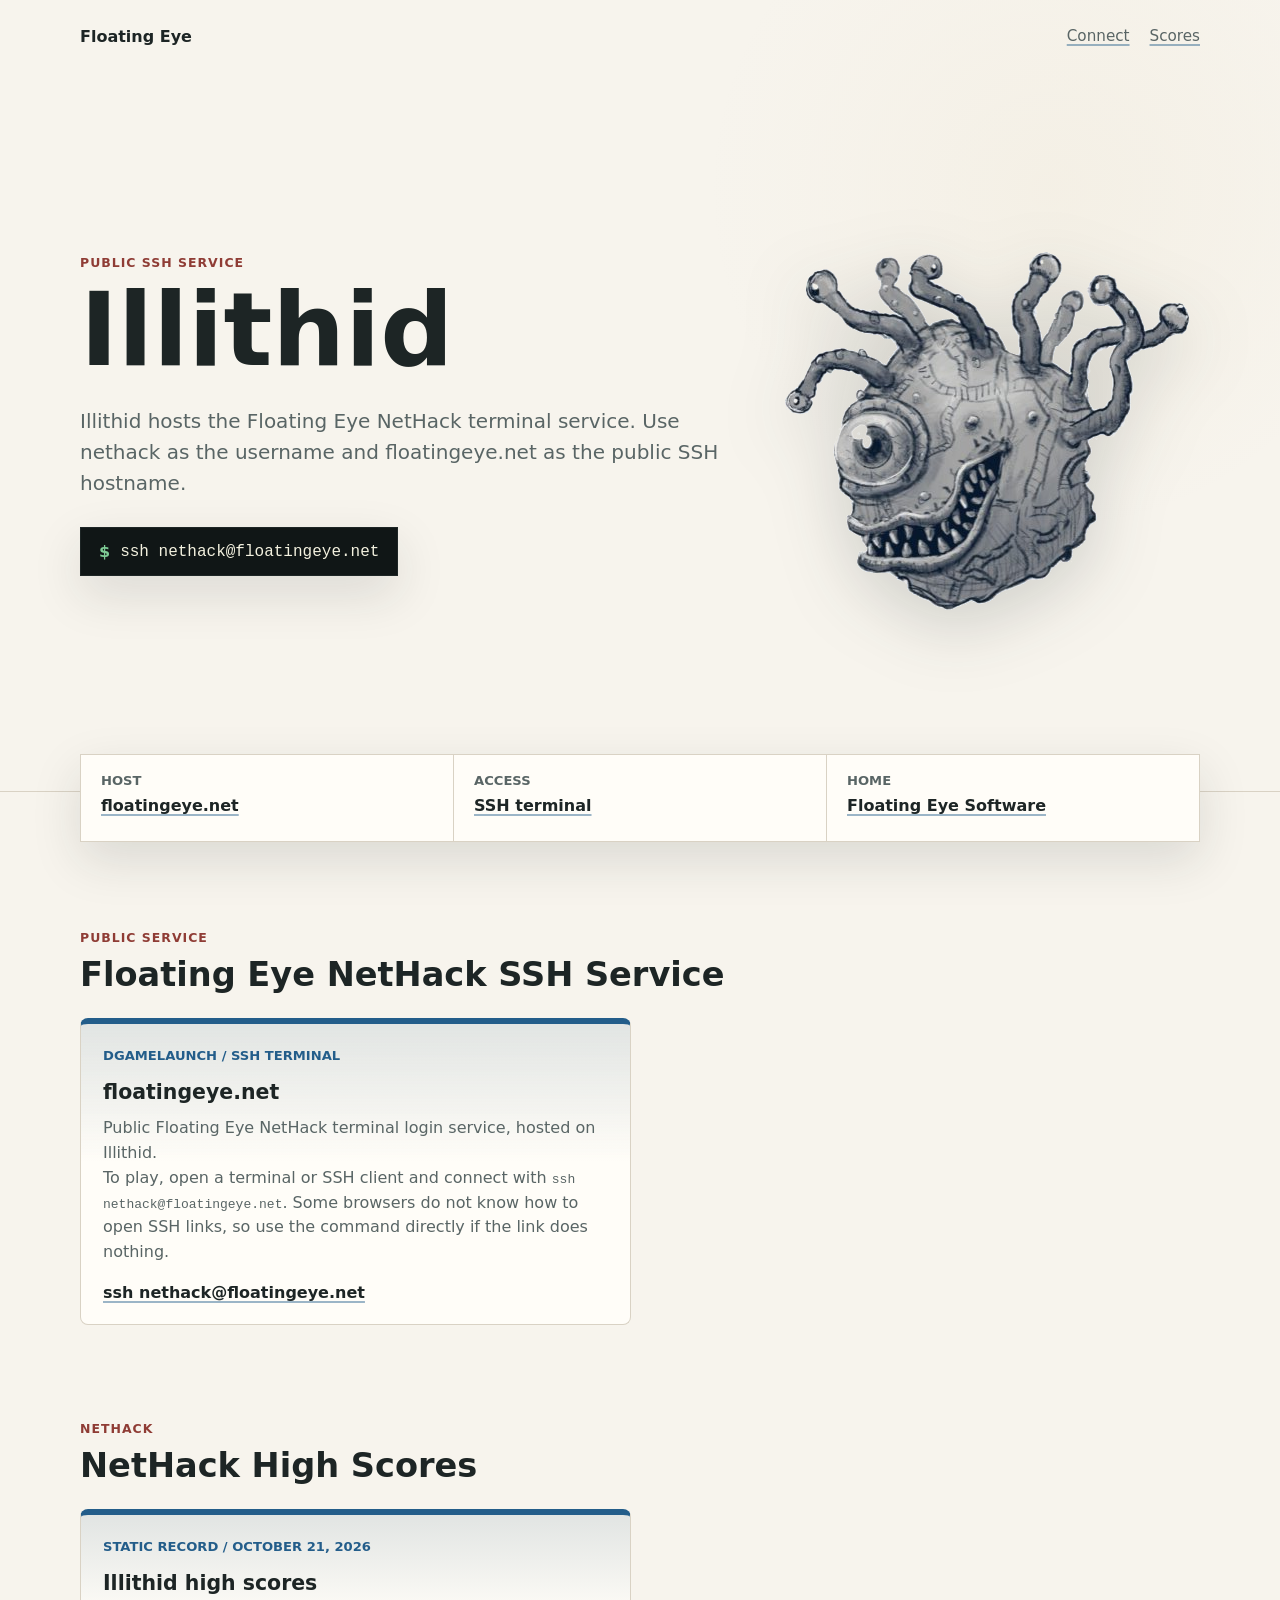
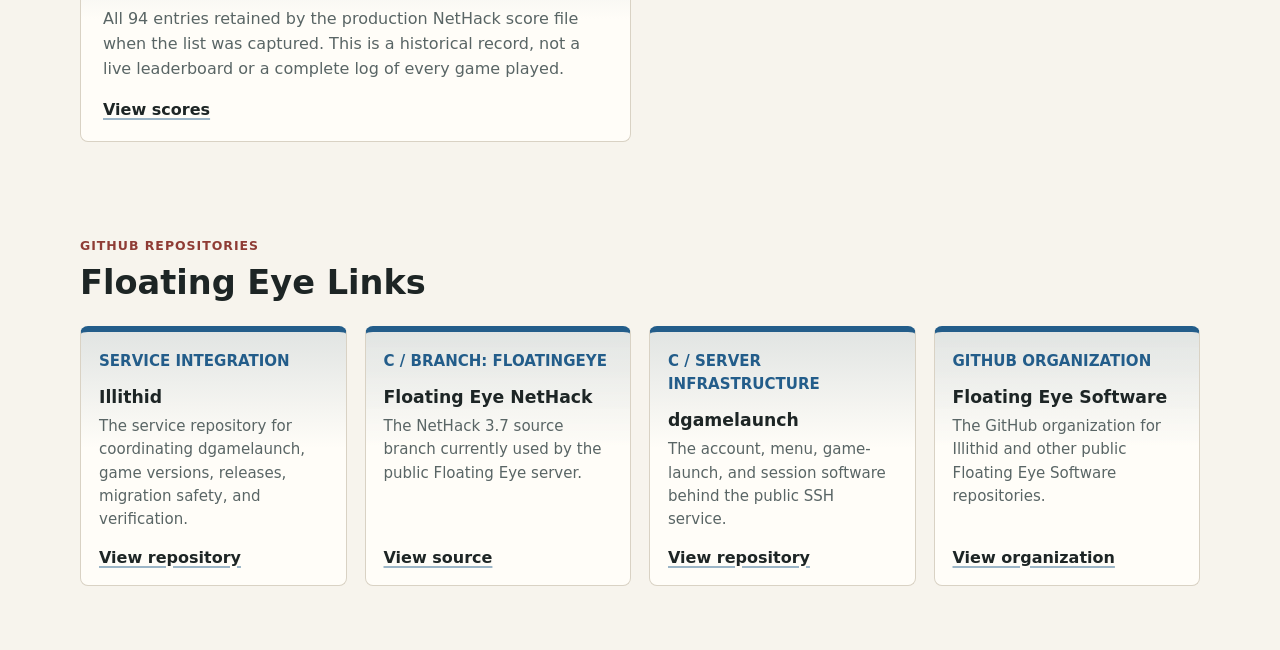
<file: site/illithid.floatingeye.net/index.html>
<!DOCTYPE html>

<html lang="en">
<head>
<meta charset="utf-8"/>
<meta content="width=device-width, initial-scale=1" name="viewport"/>
<title>Illithid | Floating Eye Software</title>
<meta content="Illithid is the public SSH service host for Floating Eye NetHack." name="description"/>
<link href="https://illithid.floatingeye.net/" rel="canonical"/>
<link href="styles.css" rel="stylesheet"/>
</head>
<body>
<header class="masthead">
<nav aria-label="Primary" class="topbar">
<a class="brand" href="https://www.floatingeye.net/">Floating Eye</a>
<div class="navlinks">
<a href="#server">Connect</a>
<a href="scores.html">Scores</a>
</div>
</nav>
<section aria-labelledby="page-title" class="hero">
<div class="hero-copy">
<p class="eyebrow">Public SSH service</p>
<h1 id="page-title">Illithid</h1>
<p class="lede">
            Illithid hosts the Floating Eye NetHack terminal service. Use
            nethack as the username and floatingeye.net as the public SSH hostname.
          </p>
<div aria-label="SSH command" class="terminal-line">
<span>$</span>
<code>ssh nethack@floatingeye.net</code>
</div>
</div>
<img alt="Floating eye" class="hero-image" height="425" src="assets/floatingeye.png" width="425"/>
</section>
</header>
<main>
<section aria-label="Service details" class="status-band">
<div>
<span class="label">Host</span>
<strong><a href="#server">floatingeye.net</a></strong>
</div>
<div>
<span class="label">Access</span>
<strong><a href="#server">SSH terminal</a></strong>
</div>
<div>
<span class="label">Home</span>
<strong><a href="https://www.floatingeye.net/">Floating Eye Software</a></strong>
</div>
</section>
<section aria-labelledby="server-title" class="content-section" id="server">
<div class="section-heading">
<p class="eyebrow">Public service</p>
<h2 id="server-title">Floating Eye NetHack SSH Service</h2>
</div>
<div class="project-grid">
<article class="project-card project-card-primary category-nethack">
<div>
<p class="repo-meta">dgamelaunch / SSH terminal</p>
<h3>floatingeye.net</h3>
<p>
                Public Floating Eye NetHack terminal login service, hosted on
                Illithid.
              </p>
<p>
                To play, open a terminal or SSH client and connect with
                <code>ssh nethack@floatingeye.net</code>. Some browsers do not
                know how to open SSH links, so use the command directly if the
                link does nothing.
              </p>
</div>
<div class="link-row">
<a href="ssh://nethack@floatingeye.net">ssh nethack@floatingeye.net</a>
</div>
</article>
</div>
</section>
<section aria-labelledby="scores-title" class="content-section" id="scores">
<div class="section-heading">
<p class="eyebrow">NetHack</p>
<h2 id="scores-title">NetHack High Scores</h2>
</div>
<div class="project-grid">
<article class="project-card project-card-primary category-nethack">
<div>
<p class="repo-meta">Static record / October 21, 2026</p>
<h3>Illithid high scores</h3>
<p>
                All 94 entries retained by the production NetHack score file
                when the list was captured. This is a historical record,
                not a live leaderboard or a complete log of every game played.
              </p>
</div>
<a href="scores.html">View scores</a>
</article>
</div>
</section>
<section aria-labelledby="links-title" class="content-section">
<div class="section-heading">
<p class="eyebrow">GitHub repositories</p>
<h2 id="links-title">Floating Eye Links</h2>
</div>
<div class="project-grid small-card-grid">
<article class="project-card category-nethack small-card project-card-primary">
<div>
<p class="repo-meta">Service integration</p>
<h3>Illithid</h3>
<p>The service repository for coordinating dgamelaunch, game versions, releases, migration safety, and verification.</p>
</div>
<a href="https://github.com/Floating-Eye-Software/illithid">View repository</a>
</article>
<article class="project-card category-nethack small-card">
<div>
<p class="repo-meta">C / branch: floatingeye</p>
<h3>Floating Eye NetHack</h3>
<p>The NetHack 3.7 source branch currently used by the public Floating Eye server.</p>
</div>
<a href="https://github.com/mlehotay/NetHack">View source</a>
</article>
<article class="project-card small-card category-nethack">
<div>
<p class="repo-meta">C / server infrastructure</p>
<h3>dgamelaunch</h3>
<p>The account, menu, game-launch, and session software behind the public SSH service.</p>
</div>
<a href="https://github.com/mlehotay/dgamelaunch">View repository</a>
</article>
<article class="project-card category-nethack small-card">
<div>
<p class="repo-meta">GitHub organization</p>
<h3>Floating Eye Software</h3>
<p>The GitHub organization for Illithid and other public Floating Eye Software repositories.</p>
</div>
<a href="https://github.com/Floating-Eye-Software/">View organization</a>
</article>

</div>
</section>
</main>
</body>
</html>
</file>
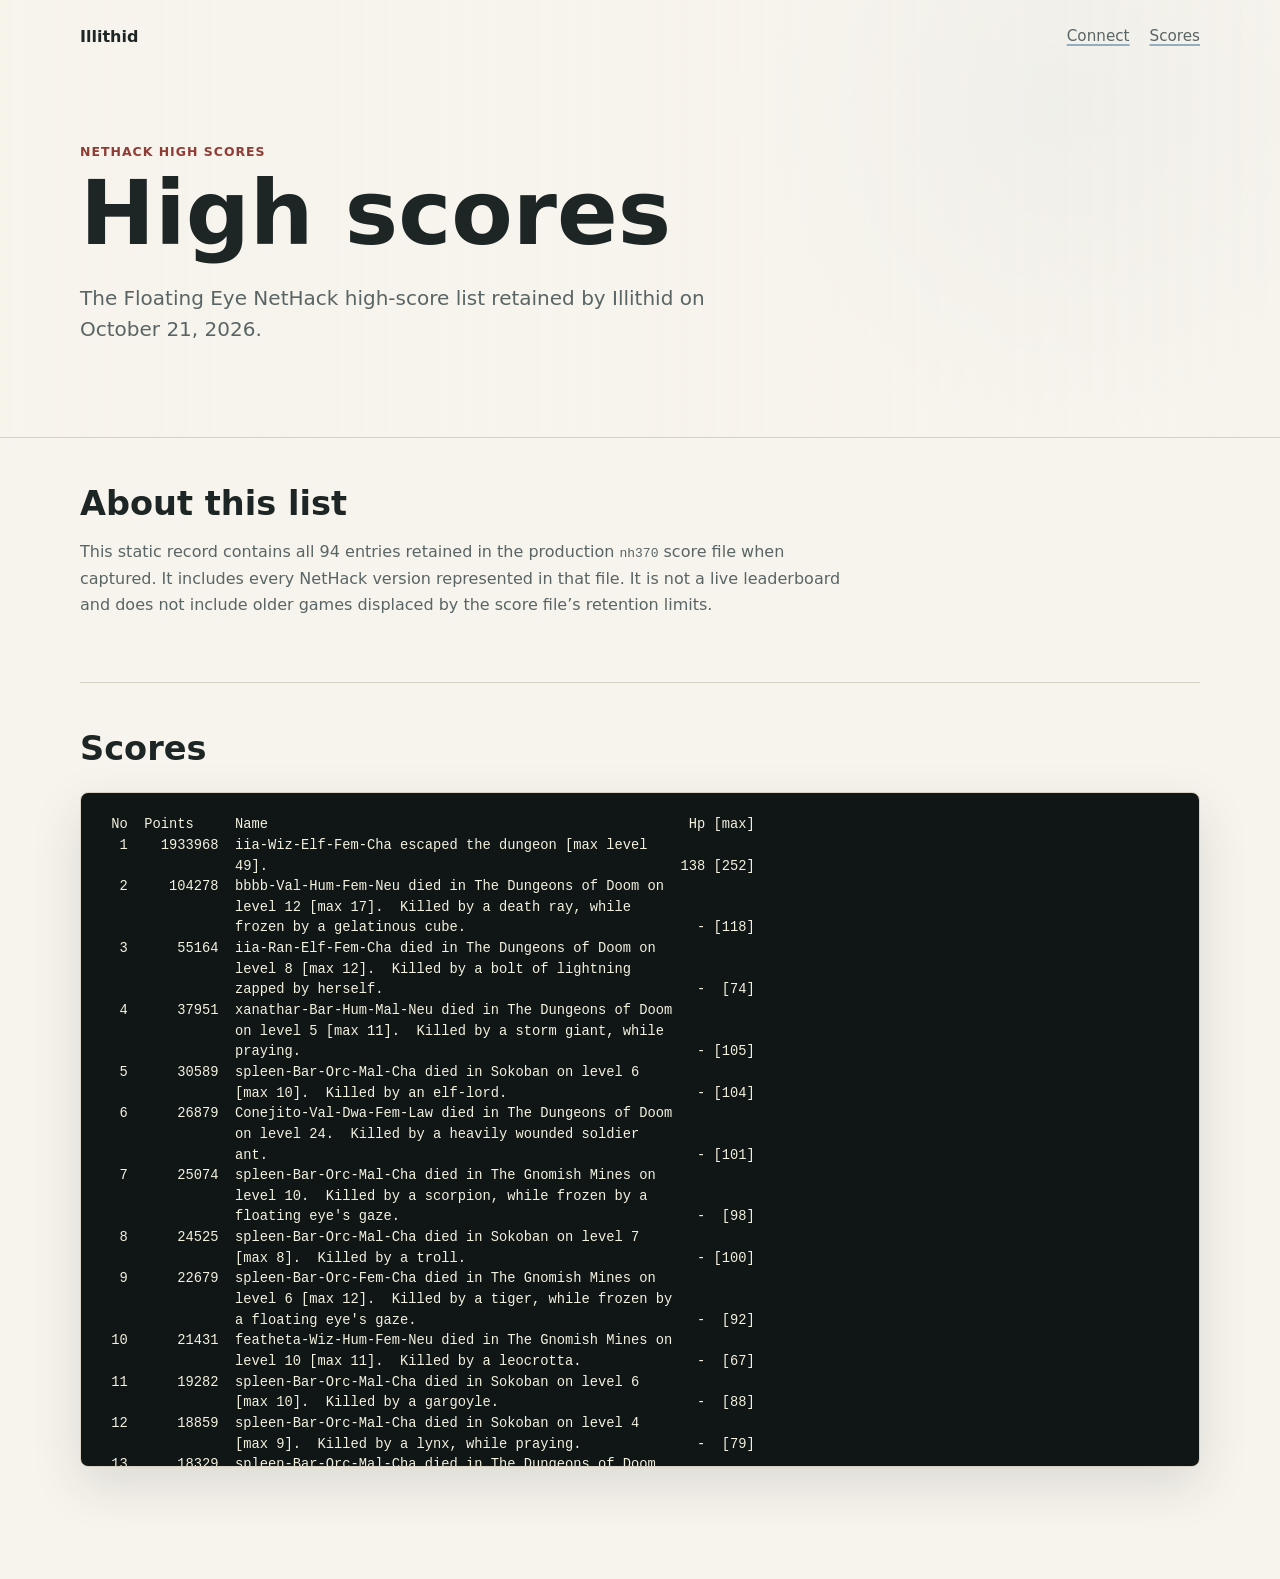
<file: site/illithid.floatingeye.net/scores.html>
<!DOCTYPE html>
<html lang="en">
<head>
<meta charset="utf-8"/>
<meta content="width=device-width, initial-scale=1" name="viewport"/>
<title>Illithid NetHack High Scores</title>
<meta content="The retained Floating Eye NetHack high-score list on Illithid, captured October 21, 2026." name="description"/>
<link href="https://illithid.floatingeye.net/scores.html" rel="canonical"/>
<link href="styles.css" rel="stylesheet"/>
</head>
<body>
<header class="score-header">
<nav aria-label="Primary" class="topbar">
<a class="brand" href="./">Illithid</a>
<div class="navlinks">
<a href="./#server">Connect</a>
<a aria-current="page" href="scores.html">Scores</a>
</div>
</nav>
<div class="score-intro">
<p class="eyebrow">NetHack high scores</p>
<h1>High scores</h1>
<p class="lede">The Floating Eye NetHack high-score list retained by Illithid on October 21, 2026.</p>
</div>
</header>
<main>
<section class="snapshot-note" aria-labelledby="score-note-title">
<h2 id="score-note-title">About this list</h2>
<p>This static record contains all 94 entries retained in the production <code>nh370</code> score file when captured. It includes every NetHack version represented in that file. It is not a live leaderboard and does not include older games displaced by the score file’s retention limits.</p>
</section>
<section class="score-list" aria-labelledby="score-list-title">
<h2 id="score-list-title">Scores</h2>
<pre>
 No  Points     Name                                                   Hp [max]
  1    1933968  iia-Wiz-Elf-Fem-Cha escaped the dungeon [max level
                49].                                                  138 [252]
  2     104278  bbbb-Val-Hum-Fem-Neu died in The Dungeons of Doom on
                level 12 [max 17].  Killed by a death ray, while
                frozen by a gelatinous cube.                            - [118]
  3      55164  iia-Ran-Elf-Fem-Cha died in The Dungeons of Doom on
                level 8 [max 12].  Killed by a bolt of lightning
                zapped by herself.                                      -  [74]
  4      37951  xanathar-Bar-Hum-Mal-Neu died in The Dungeons of Doom
                on level 5 [max 11].  Killed by a storm giant, while
                praying.                                                - [105]
  5      30589  spleen-Bar-Orc-Mal-Cha died in Sokoban on level 6
                [max 10].  Killed by an elf-lord.                       - [104]
  6      26879  Conejito-Val-Dwa-Fem-Law died in The Dungeons of Doom
                on level 24.  Killed by a heavily wounded soldier
                ant.                                                    - [101]
  7      25074  spleen-Bar-Orc-Mal-Cha died in The Gnomish Mines on
                level 10.  Killed by a scorpion, while frozen by a
                floating eye's gaze.                                    -  [98]
  8      24525  spleen-Bar-Orc-Mal-Cha died in Sokoban on level 7
                [max 8].  Killed by a troll.                            - [100]
  9      22679  spleen-Bar-Orc-Fem-Cha died in The Gnomish Mines on
                level 6 [max 12].  Killed by a tiger, while frozen by
                a floating eye's gaze.                                  -  [92]
 10      21431  featheta-Wiz-Hum-Fem-Neu died in The Gnomish Mines on
                level 10 [max 11].  Killed by a leocrotta.              -  [67]
 11      19282  spleen-Bar-Orc-Mal-Cha died in Sokoban on level 6
                [max 10].  Killed by a gargoyle.                        -  [88]
 12      18859  spleen-Bar-Orc-Mal-Cha died in Sokoban on level 4
                [max 9].  Killed by a lynx, while praying.              -  [79]
 13      18329  spleen-Bar-Orc-Mal-Cha died in The Dungeons of Doom
                on level 6 [max 9].  Killed by a spotted jelly.         -  [84]
 14      13980  spleen-Bar-Orc-Fem-Cha died in Sokoban on level 6
                [max 11].  Killed by a wounded giant zombie.            -  [89]
 15      13923  spleen-Bar-Orc-Mal-Cha died in Sokoban on level 4
                [max 8].  Killed by a wand.                             - [101]
 16      13870  xanathar-Wiz-Elf-Mal-Cha died in The Dungeons of Doom
                on level 9 [max 10].  Killed by a troll, while
                praying.                                                -  [55]
 17      12658  spleen-Bar-Orc-Fem-Cha died in The Dungeons of Doom
                on level 7 [max 8].  Killed by a gray unicorn.          -  [68]
 18       8013  featheta-Wiz-Hum-Fem-Neu died in The Gnomish Mines on
                level 9 [max 10].  Killed by a giant beetle, while
                frozen by a floating eye's gaze.                        -  [66]
 19       6985  xanathar-Wiz-Elf-Mal-Cha died in The Gnomish Mines on
                level 8 [max 11].  Killed by an ettin mummy, while
                moving through the air.                                 -  [55]
 20       6982  xanathar-Wiz-Elf-Mal-Cha died in The Gnomish Mines on
                level 8.  Killed by an ochre jelly.                     -  [61]
 21       6877  xanathar-Wiz-Elf-Mal-Cha died in Sokoban on level 3
                [max 8].  Killed by a rope golem.                       -  [47]
 22       6614  bbbb-Bar-Hum-Mal-Cha died in The Dungeons of Doom on
                level 7.  Killed by Yeenoghu.                           -  [91]
 23       5508  featheta-Rog-Hum-Fem-Cha died in The Dungeons of Doom
                on level 7.  Killed by a panther, while fainted from
                lack of food.                                           -  [58]
 24       5355  xanathar-Kni-Hum-Mal-Law died in The Gnomish Mines on
                level 11.  Killed by a chameleon imitating a
                salamander.                                             -  [67]
 25       5348  xanathar-Kni-Hum-Mal-Law turned to stone in The
                Gnomish Mines on level 9.  Petrified by a cockatrice.   -  [53]
 26       4870  featheta-Wiz-Hum-Fem-Neu died in The Gnomish Mines on
                level 5 [max 8].  Killed by a giant ant, while
                fainted from lack of food.                              -  [56]
 27       4828  Menche-Bar-Orc-Mal-Cha turned to stone in Sokoban on
                level 8 [max 9].  Petrified by a cockatrice corpse.     -  [79]
 28       4508  featheta-Wiz-Gno-Fem-Neu died in The Dungeons of Doom
                on level 8.  Killed by a panther.                       -  [54]
 29       4304  featheta-Rog-Hum-Fem-Cha died in The Dungeons of Doom
                on level 3 [max 6].  Killed by a large kobold, while
                frozen by a floating eye's gaze.                        -  [53]
 30       4259  featheta-Rog-Hum-Mal-Law died in The Dungeons of Doom
                on level 7 [max 8].  Killed by a rothe, while fainted
                from lack of food.                                      -  [66]
 31       3615  featheta-Wiz-Hum-Fem-Neu died in The Dungeons of Doom
                on level 7 [max 8].  Killed by a yeti.                  -  [55]
 32       3310  featheta-Rog-Hum-Fem-Cha died in The Dungeons of Doom
                on level 6 [max 8].  Killed by a soldier ant.           -  [57]
 33       3187  bbbb-Bar-Hum-Mal-Cha died in The Dungeons of Doom on
                level 4.  Killed by a giant bat.                        -  [65]
 34       2942  geegz-Sam-Hum-Mal-Law died in The Gnomish Mines on
                level 9.  Killed by a wounded lynx.                     -  [60]
 35       2942  iia-Tou-Hum-Fem-Neu died in Sokoban on level 5
                [max 8].  Killed by a soldier ant.                      -  [45]
 36       2924  featheta-Wiz-Hum-Fem-Neu died in The Gnomish Mines on
                level 7.  Killed by a dwarf.                            -  [44]
 37       2910  featheta-Rog-Hum-Fem-Cha died in The Dungeons of Doom
                on level 6 [max 7].  Killed by an iron piercer.         -  [45]
 38       2855  bbbb-Bar-Hum-Mal-Cha died in The Dungeons of Doom on
                level 7.  Killed by Yeenoghu.                           -  [70]
 39       2839  featheta-Wiz-Hum-Fem-Neu died in The Dungeons of Doom
                on level 6 [max 7].  Killed by a jackal, while frozen
                by a floating eye's gaze.                               -  [48]
 40       2814  featheta-Wiz-Hum-Fem-Neu died in The Dungeons of Doom
                on level 7 [max 8].  Killed by a fire ant.              -  [45]
 41       2659  featheta-Wiz-Hum-Fem-Neu died in Sokoban on level 7
                [max 9].  Killed by a winter wolf cub.                  -  [43]
 42       2570  xanathar-Val-Hum-Fem-Law died in The Gnomish Mines on
                level 8.  Killed by a leprechaun, while fainted from
                lack of food.                                           -  [52]
 43       2491  Menche-Sam-Hum-Mal-Law choked on his food in Sokoban
                on level 5 [max 7].  Choked on a Woodland-elf corpse.   -  [59]
 44       2485  xanathar-Mon-Hum-Mal-Neu died in The Dungeons of Doom
                on level 6.  Killed by a blue jelly.                    -  [41]
 45       2414  bbbb-Bar-Hum-Mal-Cha died in The Dungeons of Doom on
                level 7.  Killed by a soldier ant.                      -  [72]
 46       2347  featheta-Wiz-Hum-Fem-Neu died in The Gnomish Mines on
                level 5 [max 6].  Killed by an Uruk-hai.                -  [62]
 47       1804  choedev-Tou-Hum-Mal-Neu died in The Dungeons of Doom
                on level 3.  Killed by a flint stone.                   -  [12]
 48       1698  spleen-Rog-Orc-Fem-Cha died in Sokoban on level 5
                [max 7].  Killed by a wounded crocodile.                -  [52]
 49       1428  olivia-Val-Hum-Fem-Neu died in The Gnomish Mines on
                level 4.  Killed by an arrow.                           -  [48]
 50       1411  featheta-Val-Hum-Fem-Law died in The Dungeons of Doom
                on level 7.  Killed by a werewolf.                      -  [47]
 51       1114  featheta-Rog-Hum-Fem-Cha died in The Dungeons of Doom
                on level 7.  Killed by a hill orc.                      -  [31]
 52       1105  featheta-Rog-Hum-Fem-Cha died in The Dungeons of Doom
                on level 5.  Killed by a killer bee.                    -  [36]
 53       1067  xanathar-Bar-Hum-Mal-Neu died in The Dungeons of Doom
                on level 5.  Killed by a gnome lady.                    -  [40]
 54       1030  spleen-Cav-Gno-Mal-Neu died in The Dungeons of Doom
                on level 5.  Killed by a bugbear, while fainted from
                lack of food.                                           -  [45]
 55        962  bbbb-Bar-Hum-Mal-Neu died in The Dungeons of Doom on
                level 5.  Killed by a giant bat.                        -  [38]
 56        797  featheta-Val-Hum-Fem-Law died in The Dungeons of Doom
                on level 7 [max 8].  Killed by a werewolf.              -  [47]
 57        794  spleen-Cav-Gno-Mal-Neu died in The Gnomish Mines on
                level 7.  Killed by a wand.                             -  [31]
 58        687  bbbb-Bar-Hum-Mal-Cha quit in The Dungeons of Doom on
                level 4.                                               39  [47]
 59        631  xanathar-Wiz-Elf-Mal-Cha died in The Dungeons of Doom
                on level 4 [max 5].  Killed by a pony.                  -  [29]
 60        597  featheta-Rog-Hum-Fem-Cha died in The Dungeons of Doom
                on level 5.  Killed by a killer bee.                    -  [23]
 61        596  featheta-Rog-Hum-Fem-Cha died in The Dungeons of Doom
                on level 4.  Killed by a giant bat.                     -  [26]
 62        565  xanathar-Kni-Hum-Mal-Law died in The Dungeons of Doom
                on level 2 [max 3].  Killed by a
                hallucinogen-distorted giant mimic.                     -  [26]
 63        554  featheta-Rog-Hum-Fem-Cha died in The Dungeons of Doom
                on level 3.  Killed by a giant bat, while praying.      -  [25]
 64        535  Akolade-Ran-Elf-Fem-Cha died in The Dungeons of Doom
                on level 3 [max 6].  Killed by an uninjured invisible
                hobbit.                                                 -  [24]
 65        501  Libby-Val-Hum-Fem-Law died in The Dungeons of Doom on
                level 5.  Killed by a cave spider, while sleeping.      -  [27]
 66        446  Blightor-Cav-Hum-Mal-Law died in The Dungeons of Doom
                on level 5.  Killed by an uninjured goblin.             -  [32]
 67        414  xanathar-Bar-Orc-Mal-Cha died in The Dungeons of Doom
                on level 3.  Killed by a dwarf zombie.                  -  [31]
 68        374  Libby-Val-Hum-Fem-Law died in The Dungeons of Doom on
                level 5.  Killed by a grid bug, while frozen by a
                floating eye's gaze.                                    -  [23]
 69        321  bbbb-Bar-Hum-Mal-Cha quit in The Dungeons of Doom on
                level 2.                                               36  [36]
 70        317  xanathar-Kni-Hum-Mal-Law died in The Dungeons of Doom
                on level 3 [max 4].  Killed by an iron ball
                collision.                                              -  [24]
 71        299  Triline-Sam-Hum-Mal-Law died in The Dungeons of Doom
                on level 3 [max 4].  Killed by a giant rat, while
                fainted from lack of food.                              -  [22]
 72        291  olivia-Val-Hum-Fem-Neu died in The Gnomish Mines on
                level 3.  Killed by an iron ball collision.             -  [24]
 73        282  iia-Tou-Hum-Mal-Neu died in The Dungeons of Doom on
                level 3 [max 4].  Killed by a gas spore's explosion.    -  [14]
 74        276  Menche-Sam-Hum-Mal-Law died in The Gnomish Mines on
                level 4.  Killed by a fox, while sleeping.              -  [15]
 75        274  Libby-Val-Hum-Fem-Law died in The Dungeons of Doom on
                level 4.  Killed by a wand.                             -  [26]
 76        266  spleen-Kni-Hum-Mal-Law died in The Dungeons of Doom
                on level 4.  Killed by a wererat.                       -  [24]
 77        235  xanathar-Kni-Hum-Mal-Law died in The Dungeons of Doom
                on level 2 [max 3].  Killed by tumbling down a flight
                of stairs.                                              -  [17]
 78        225  Penpen-Wiz-Hum-Mal-Neu died in The Dungeons of Doom
                on level 2 [max 3].  Killed by a sewer rat.             -  [17]
 79        204  spleen-Rog-Orc-Mal-Cha died in The Dungeons of Doom
                on level 3.  Killed by a bat.                           -  [11]
 80        173  xanathar-Wiz-Elf-Mal-Cha died in The Gnomish Mines on
                level 3.  Killed by a gnome lord.                       -  [11]
 81        156  Akolade-Bar-Hum-Mal-Cha died in The Dungeons of Doom
                on level 2.  Killed by a jackal.                        -  [25]
 82        143  spleen-Rog-Orc-Mal-Cha died in The Dungeons of Doom
                on level 3.  Killed by a giant mimic.                   -  [11]
 83        141  iia-Tou-Hum-Fem-Neu died in The Gnomish Mines on
                level 3.  Killed by a bolt of fire zapped by a gnome.   -  [10]
 84        114  KoopaTheQu-Val-Dwa-Fem-Law quit in The Dungeons of
                Doom on level 2.                                       18  [18]
 85        104  sopa-Sam-Hum-Mal-Law died in The Dungeons of Doom on
                level 2.  Killed by a wand.                             -  [15]
 86         99  geegz-Sam-Hum-Mal-Law died in The Dungeons of Doom on
                level 2.  Killed by a water moccasin.                   -  [15]
 87         38  TraagTheEl-Arc-Hum-Mal-Neu quit in The Tutorial on
                level 1.                                               13  [13]
 88         38  Alc-Val-Hum-Fem-Law quit in The Tutorial on level 1.   16  [16]
 89         36  lukas337-Kni-Hum-Mal-Law died in The Dungeons of Doom
                on level 1.  Killed by a newt.                          -  [16]
 90         34  KoopaTheQu-Val-Dwa-Fem-Law quit in The Dungeons of
                Doom on level 1.                                       18  [18]
 91          9  Akolade-Bar-Orc-Mal-Cha quit in The Dungeons of Doom
                on level 1.                                            15  [15]
 92          6  Triline-Pri-Hum-Fem-Law escaped the dungeon
                [max level 1].                                         14  [14]
 93          4  featheta-Ran-Orc-Fem-Cha escaped the dungeon
                [max level 1].                                         14  [14]
 94          3  root-Val-Hum-Fem-Law quit in The Dungeons of Doom on
                level 1.                                               10  [16]
</pre>
</section>
</main>
</body>
</html>
</file>
<file: site/illithid.floatingeye.net/styles.css>
:root {
  color-scheme: light;
  --ink: #1d2525;
  --muted: #596565;
  --paper: #f7f4ed;
  --panel: #fffdf8;
  --rule: #d9d2c4;
  --green: #2f6b4f;
  --blue: #235d8a;
  --red: #8f3c35;
  --gold: #b08a32;
  --ier: #7b506f;
  --pancakes: #2f6b4f;
  --nethack: #235d8a;
  --shadow: 0 18px 50px rgba(29, 37, 37, 0.13);
  font-family:
    ui-sans-serif,
    system-ui,
    -apple-system,
    BlinkMacSystemFont,
    "Segoe UI",
    sans-serif;
}

* {
  box-sizing: border-box;
}

body {
  margin: 0;
  background: var(--paper);
  color: var(--ink);
}

a {
  color: inherit;
  text-decoration-color: rgba(35, 93, 138, 0.45);
  text-decoration-thickness: 2px;
  text-underline-offset: 0.2em;
}

a:hover {
  color: var(--blue);
  text-decoration-color: currentColor;
}

.masthead {
  min-height: 88vh;
  display: flex;
  flex-direction: column;
  border-bottom: 1px solid var(--rule);
  background:
    linear-gradient(90deg, rgba(247, 244, 237, 0.96), rgba(247, 244, 237, 0.76)),
    radial-gradient(circle at 82% 24%, rgba(176, 138, 50, 0.2), transparent 28%),
    var(--paper);
}

.compact-masthead {
  min-height: 58vh;
}

.topbar {
  width: min(1120px, calc(100% - 40px));
  margin: 0 auto;
  min-height: 72px;
  display: flex;
  align-items: center;
  justify-content: space-between;
  gap: 24px;
}

.brand {
  font-weight: 800;
  text-decoration: none;
  letter-spacing: 0;
}

.navlinks {
  display: flex;
  align-items: center;
  gap: 20px;
  color: var(--muted);
  font-size: 0.95rem;
}

.hero {
  width: min(1120px, calc(100% - 40px));
  margin: auto;
  padding: 48px 0 80px;
  display: grid;
  grid-template-columns: minmax(0, 1fr) minmax(260px, 425px);
  align-items: center;
  gap: 56px;
}

.compact-hero {
  padding-bottom: 56px;
}

.hero-copy {
  max-width: 700px;
}

.eyebrow {
  margin: 0 0 12px;
  color: var(--red);
  font-size: 0.78rem;
  font-weight: 800;
  letter-spacing: 0.08em;
  text-transform: uppercase;
}

h1,
h2,
h3,
p {
  overflow-wrap: anywhere;
}

h1 {
  margin: 0;
  font-size: clamp(3rem, 8vw, 6.8rem);
  line-height: 0.94;
  letter-spacing: 0;
}

h2 {
  margin: 0;
  font-size: 2.1rem;
  line-height: 1.1;
  letter-spacing: 0;
}

h3 {
  margin: 0 0 12px;
  font-size: 1.28rem;
  letter-spacing: 0;
}

.lede {
  max-width: 650px;
  margin: 28px 0;
  color: var(--muted);
  font-size: 1.25rem;
  line-height: 1.55;
}

.terminal-line {
  width: fit-content;
  max-width: 100%;
  display: flex;
  gap: 10px;
  align-items: center;
  padding: 14px 18px;
  border: 1px solid #1d2525;
  background: #101616;
  color: #f3f1df;
  box-shadow: var(--shadow);
  font-size: 1rem;
  overflow-x: auto;
}

.terminal-line span {
  color: #7ecb95;
  font-weight: 800;
}

.terminal-line code {
  white-space: nowrap;
}

.hero-image {
  width: 100%;
  height: auto;
  filter: drop-shadow(0 18px 34px rgba(29, 37, 37, 0.18));
}

main {
  width: min(1120px, calc(100% - 40px));
  margin: 0 auto;
}

.score-header {
  border-bottom: 1px solid var(--rule);
  background:
    linear-gradient(90deg, rgba(247, 244, 237, 0.96), rgba(247, 244, 237, 0.76)),
    radial-gradient(circle at 82% 24%, rgba(35, 93, 138, 0.16), transparent 30%),
    var(--paper);
}

.score-intro {
  width: min(1120px, calc(100% - 40px));
  margin: 0 auto;
  padding: 72px 0 64px;
}

.score-intro h1 {
  font-size: clamp(2.8rem, 7vw, 5.8rem);
}

.snapshot-note,
.score-list {
  padding: 48px 0;
}

.snapshot-note {
  border-bottom: 1px solid var(--rule);
}

.snapshot-note > p {
  max-width: 780px;
  color: var(--muted);
  line-height: 1.65;
}

.score-list pre {
  max-height: 75vh;
  margin: 24px 0 64px;
  padding: 22px;
  overflow: auto;
  border: 1px solid var(--rule);
  border-radius: 8px;
  background: #101616;
  color: #f3f1df;
  box-shadow: var(--shadow);
  font-size: 0.86rem;
  line-height: 1.5;
}

.status-band {
  display: grid;
  grid-template-columns: repeat(3, minmax(0, 1fr));
  gap: 1px;
  margin: -38px 0 56px;
  border: 1px solid var(--rule);
  background: var(--rule);
  box-shadow: var(--shadow);
}

.status-band div {
  min-height: 86px;
  padding: 18px 20px;
  background: var(--panel);
}

.label,
.repo-meta {
  display: block;
  color: var(--muted);
  font-size: 0.82rem;
  font-weight: 700;
  text-transform: uppercase;
}

.label {
  margin-bottom: 8px;
}

.content-section {
  padding: 32px 0 64px;
}

.section-heading {
  margin-bottom: 24px;
}

.project-grid {
  display: grid;
  grid-template-columns: repeat(2, minmax(0, 1fr));
  gap: 18px;
}

.project-card {
  min-height: 210px;
  display: flex;
  flex-direction: column;
  justify-content: space-between;
  gap: 18px;
  padding: 22px;
  border: 1px solid var(--rule);
  border-radius: 8px;
  background: var(--panel);
}

.small-card-grid {
  grid-template-columns: repeat(auto-fit, minmax(220px, 1fr));
}

.small-card {
  min-height: 180px;
  gap: 16px;
  padding: 18px;
}

.small-card h3 {
  margin-bottom: 8px;
  font-size: 1.08rem;
}

.small-card p {
  font-size: 0.94rem;
  line-height: 1.45;
}

.project-card-primary {
  border-top: 6px solid var(--green);
}

.category-ier {
  border-top: 6px solid var(--ier);
  background: linear-gradient(180deg, rgba(123, 80, 111, 0.1), var(--panel) 46%);
}

.category-pancakes {
  border-top: 6px solid var(--pancakes);
  background: linear-gradient(180deg, rgba(47, 107, 79, 0.1), var(--panel) 46%);
}

.category-nethack {
  border-top: 6px solid var(--nethack);
  background: linear-gradient(180deg, rgba(35, 93, 138, 0.1), var(--panel) 46%);
}

.category-ier .repo-meta {
  color: var(--ier);
}

.category-pancakes .repo-meta {
  color: var(--pancakes);
}

.category-nethack .repo-meta {
  color: var(--nethack);
}

.project-card p {
  margin: 0;
  color: var(--muted);
  line-height: 1.55;
}

.project-card .repo-meta {
  margin-bottom: 14px;
  color: var(--blue);
}

.project-card a {
  width: fit-content;
  font-weight: 800;
}

.pending-link {
  width: fit-content;
  color: var(--muted);
  font-weight: 800;
}

.link-row {
  display: flex;
  flex-wrap: wrap;
  gap: 16px;
}

.split-section {
  display: grid;
  grid-template-columns: 0.8fr 1.2fr;
  gap: 40px;
  border-top: 1px solid var(--rule);
}

.split-section p:last-child {
  margin: 0;
  color: var(--muted);
  font-size: 1.1rem;
  line-height: 1.7;
}

@media (max-width: 760px) {
  .masthead {
    min-height: auto;
  }

  .topbar {
    min-height: 86px;
    align-items: flex-start;
    flex-direction: column;
    justify-content: center;
  }

  .navlinks {
    width: 100%;
    gap: 14px;
    overflow-x: auto;
    padding-bottom: 4px;
  }

  .hero,
  .split-section {
    grid-template-columns: 1fr;
  }

  .hero {
    gap: 32px;
    padding: 34px 0 68px;
  }

  .hero-image {
    max-width: 360px;
  }

  .status-band,
  .project-grid {
    grid-template-columns: 1fr;
  }

  .status-band {
    margin-top: -24px;
  }
}
</file>
